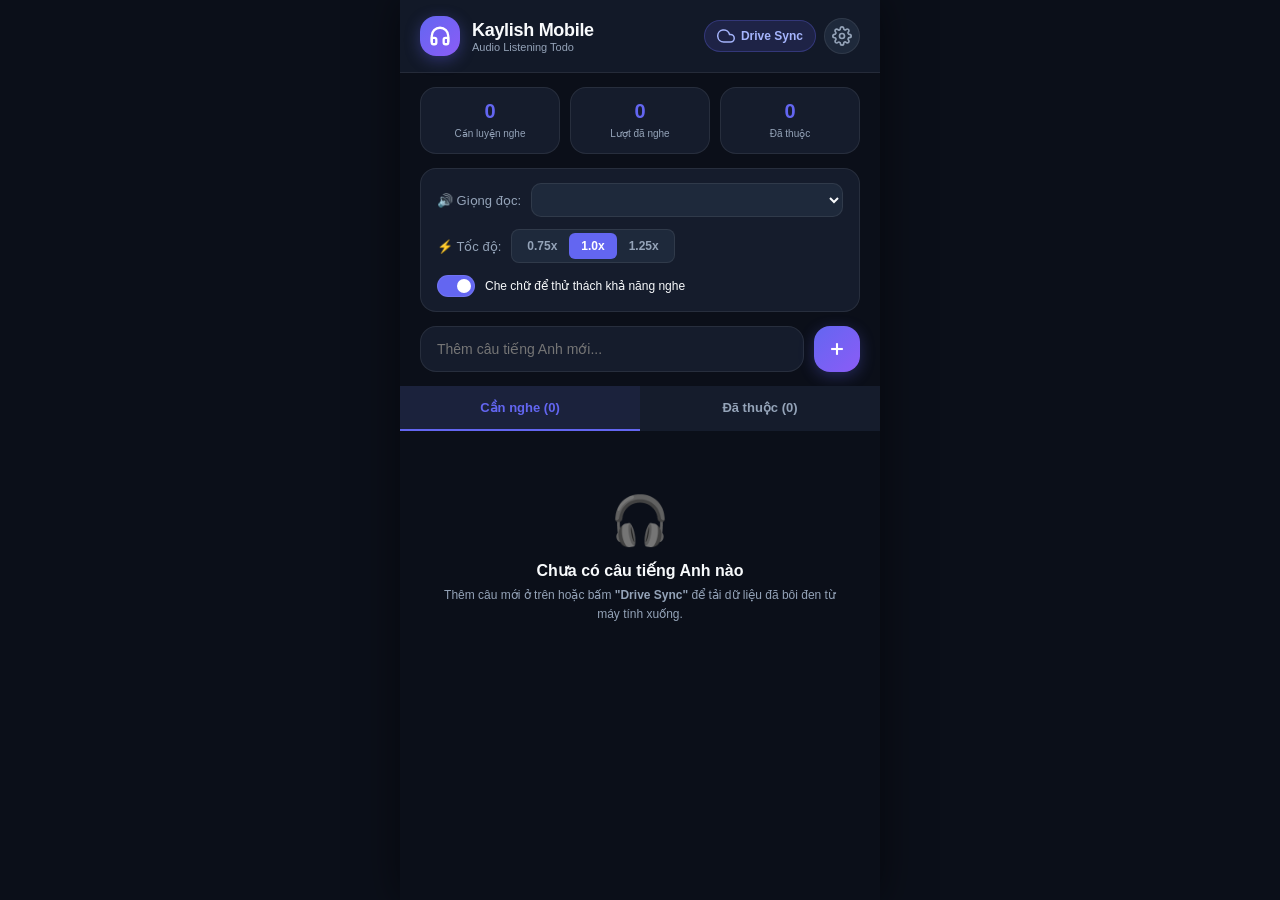
<file: index.html>
<!DOCTYPE html>
<html lang="vi">
<head>
  <meta charset="UTF-8">
  <link rel="icon" type="image/png" href="./icons/icon48.png">
  <link rel="shortcut icon" href="./icons/icon48.png">
  <meta http-equiv="refresh" content="0; url=./app/index.html">
  <title>Kaylish Mobile App</title>
</head>
<body>
  <p>Đang chuyển hướng tới Kaylish App... <a href="./app/index.html">Click vào đây nếu không tự chuyển trang</a>.</p>
</body>
</html>
</file>
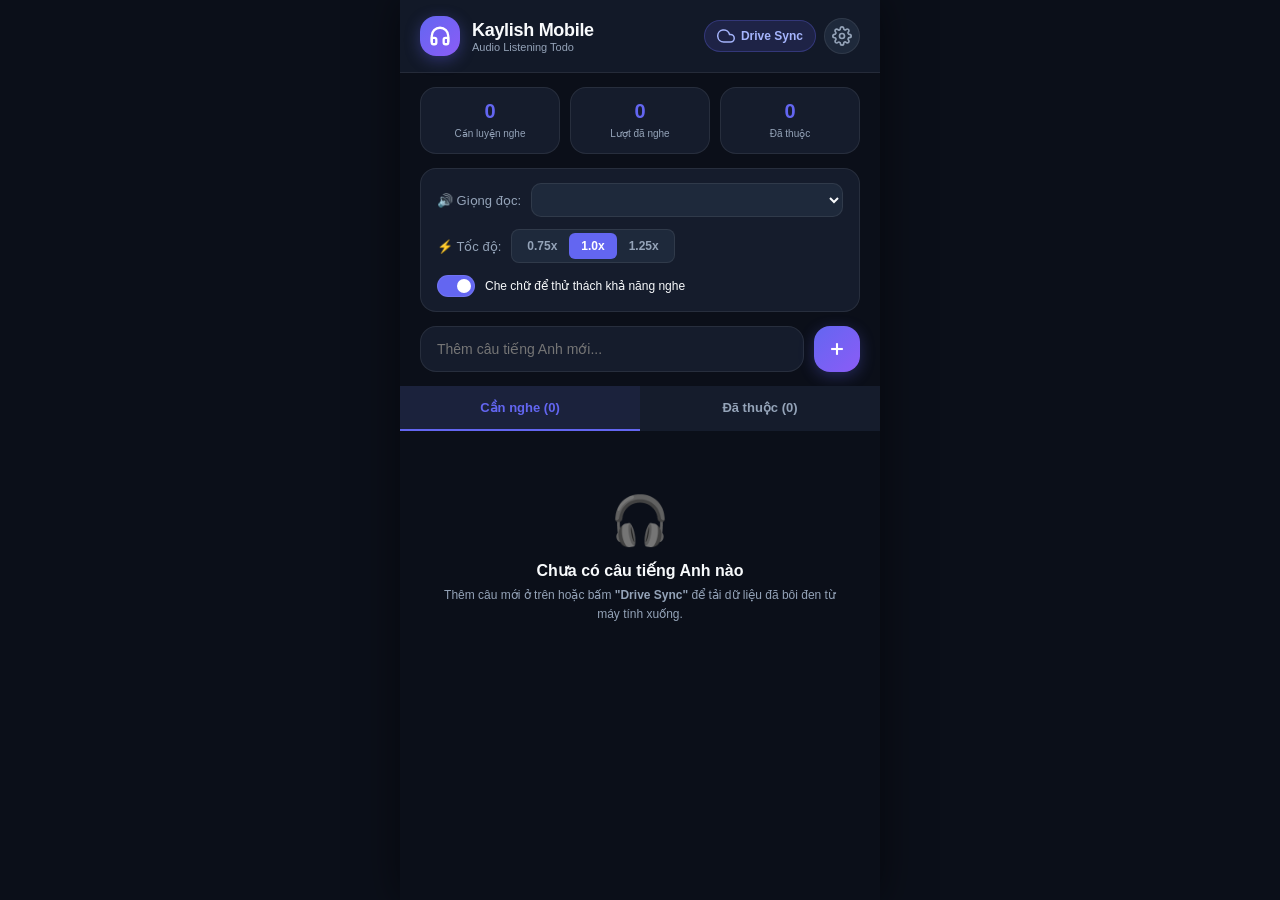
<file: app/index.html>
<!DOCTYPE html>
<html lang="vi">
<head>
  <meta charset="UTF-8">
  <meta name="viewport" content="width=device-width, initial-scale=1.0, maximum-scale=1.0, user-scalable=no, viewport-fit=cover">
  <title>Kaylish - Mobile Listening Todo</title>
  <meta name="theme-color" content="#0B0F19">
  <meta name="apple-mobile-web-app-capable" content="yes">
  <meta name="apple-mobile-web-app-status-bar-style" content="black-translucent">
  <link rel="manifest" href="manifest.json">
  <link rel="icon" type="image/png" sizes="48x48" href="../icons/icon48.png">
  <link rel="icon" type="image/png" sizes="128x128" href="../icons/icon128.png">
  <link rel="shortcut icon" href="../icons/icon48.png">
  <link rel="apple-touch-icon" href="../icons/icon128.png">
  <link rel="stylesheet" href="app.css">
</head>
<body>
  <div class="mobile-app">
    <!-- Top Header -->
    <header class="app-header">
      <div class="brand">
        <div class="logo">
          <svg width="22" height="22" viewBox="0 0 24 24" fill="none" stroke="currentColor" stroke-width="2.5" stroke-linecap="round" stroke-linejoin="round">
            <path d="M3 18v-6a9 9 0 0 1 18 0v6"></path>
            <path d="M21 19a2 2 0 0 1-2 2h-1a2 2 0 0 1-2-2v-3a2 2 0 0 1 2-2h3zM3 19a2 2 0 0 0 2 2h1a2 2 0 0 0 2-2v-3a2 2 0 0 0-2-2H3z"></path>
          </svg>
        </div>
        <div>
          <h1 class="app-title">Kaylish Mobile</h1>
          <p class="app-subtitle">Audio Listening Todo</p>
        </div>
      </div>

      <div class="header-actions">
        <!-- Google Drive Sync Button -->
        <button id="btn-gdrive-sync" class="sync-btn" title="Đồng bộ Google Drive">
          <svg width="18" height="18" viewBox="0 0 24 24" fill="none" stroke="currentColor" stroke-width="2">
            <path d="M18 10h-1.26A8 8 0 1 0 9 20h9a5 5 0 0 0 0-10z"></path>
          </svg>
          <span id="sync-status-label">Drive Sync</span>
        </button>

        <button id="btn-settings" class="icon-btn" title="Cài đặt">
          <svg width="20" height="20" viewBox="0 0 24 24" fill="none" stroke="currentColor" stroke-width="2">
            <circle cx="12" cy="12" r="3"></circle>
            <path d="M19.4 15a1.65 1.65 0 0 0 .33 1.82l.06.06a2 2 0 0 1 0 2.83 2 2 0 0 1-2.83 0l-.06-.06a1.65 1.65 0 0 0-1.82-.33 1.65 1.65 0 0 0-1 1.51V21a2 2 0 0 1-2 2 2 2 0 0 1-2-2v-.09A1.65 1.65 0 0 0 9 19.4a1.65 1.65 0 0 0-1.82.33l-.06.06a2 2 0 0 1-2.83 0 2 2 0 0 1 0-2.83l.06-.06a1.65 1.65 0 0 0 .33-1.82 1.65 1.65 0 0 0-1.51-1H3a2 2 0 0 1-2-2 2 2 0 0 1 2-2h.09A1.65 1.65 0 0 0 4.6 9a1.65 1.65 0 0 0-.33-1.82l-.06-.06a2 2 0 0 1 0-2.83 2 2 0 0 1 2.83 0l.06.06a1.65 1.65 0 0 0 1.82.33H9a1.65 1.65 0 0 0 1-1.51V3a2 2 0 0 1 2-2 2 2 0 0 1 2 2v.09a1.65 1.65 0 0 0 1 1.51 1.65 1.65 0 0 0 1.82-.33l.06-.06a2 2 0 0 1 2.83 0 2 2 0 0 1 0 2.83l-.06.06a1.65 1.65 0 0 0-.33 1.82V9a1.65 1.65 0 0 0 1.51 1H21a2 2 0 0 1 2 2 2 2 0 0 1-2 2h-.09a1.65 1.65 0 0 0-1.51 1z"></path>
          </svg>
        </button>
      </div>
    </header>

    <!-- Sync Notice Banner -->
    <div id="sync-banner" class="sync-banner" style="display: none;">
      <span id="sync-banner-text">Đã đồng bộ với Google Drive</span>
      <button id="btn-close-banner">✕</button>
    </div>

    <!-- Quick Stats -->
    <div class="stats-bar">
      <div class="stat-card">
        <span class="stat-num" id="stat-active">0</span>
        <span class="stat-lbl">Cần luyện nghe</span>
      </div>
      <div class="stat-card">
        <span class="stat-num" id="stat-listened">0</span>
        <span class="stat-lbl">Lượt đã nghe</span>
      </div>
      <div class="stat-card">
        <span class="stat-num" id="stat-archived">0</span>
        <span class="stat-lbl">Đã thuộc</span>
      </div>
    </div>

    <!-- Controls Toolbar -->
    <div class="controls-card">
      <div class="control-row">
        <span class="control-title">🔊 Giọng đọc:</span>
        <select id="select-voice" class="custom-select">
          <option value="">Tự động chọn giọng chuẩn</option>
        </select>
      </div>

      <div class="control-row">
        <span class="control-title">⚡ Tốc độ:</span>
        <div class="speed-selector">
          <button class="speed-btn" data-speed="0.75">0.75x</button>
          <button class="speed-btn active" data-speed="1.0">1.0x</button>
          <button class="speed-btn" data-speed="1.25">1.25x</button>
        </div>
      </div>

      <div class="control-row space-between">
        <label class="toggle-blur-container">
          <input type="checkbox" id="toggle-blur" checked>
          <span class="toggle-slider"></span>
          <span class="toggle-text">Che chữ để thử thách khả năng nghe</span>
        </label>
      </div>
    </div>

    <!-- Quick Add Form -->
    <form id="form-add" class="add-form">
      <input type="text" id="input-text" placeholder="Thêm câu tiếng Anh mới..." required autocomplete="off">
      <button type="submit" class="btn-add">
        <svg width="20" height="20" viewBox="0 0 24 24" fill="none" stroke="currentColor" stroke-width="2.5">
          <line x1="12" y1="5" x2="12" y2="19"></line>
          <line x1="5" y1="12" x2="19" y2="12"></line>
        </svg>
      </button>
    </form>

    <!-- Tabs Navigation -->
    <nav class="tabs-nav">
      <button class="tab-btn active" data-tab="active">
        Cần nghe (<span id="badge-active">0</span>)
      </button>
      <button class="tab-btn" data-tab="archived">
        Đã thuộc (<span id="badge-archived">0</span>)
      </button>
    </nav>

    <!-- Main List Container -->
    <main class="items-container">
      <div id="items-list" class="items-list"></div>

      <!-- Empty State -->
      <div id="empty-state" class="empty-state" style="display: none;">
        <div class="empty-icon">🎧</div>
        <p class="empty-title">Chưa có câu tiếng Anh nào</p>
        <p class="empty-desc">Thêm câu mới ở trên hoặc bấm <strong>"Drive Sync"</strong> để tải dữ liệu đã bôi đen từ máy tính xuống.</p>
      </div>
    </main>

    <!-- Settings & Google Drive Modal -->
    <div id="modal-settings" class="modal-overlay" style="display: none;">
      <div class="modal-card">
        <div class="modal-header">
          <h2>Cài đặt & Google Drive Sync</h2>
          <button id="btn-close-modal" class="btn-icon">✕</button>
        </div>

        <div class="modal-body">
          <div class="setting-section">
            <h3>☁️ Đồng bộ Google Drive (Client ID)</h3>
            <p class="setting-desc">Nhập Google Client ID của bạn (chỉ nhập 1 lần duy nhất) để hiện cửa sổ đăng nhập 1-Click của Google.</p>
            
            <div class="form-group">
              <label>Google OAuth Client ID:</label>
              <input type="text" id="input-gdrive-clientid" placeholder="xxxxxxxx.apps.googleusercontent.com">
              <button id="btn-save-gdrive-clientid" class="btn-primary-sm">Đăng nhập với Google</button>
            </div>

            <div class="divider">HOẶC DÁN TOKEN THỦ CÔNG</div>

            <div class="form-group">
              <label>Google OAuth Access Token:</label>
              <input type="text" id="input-gdrive-token" placeholder="Dán Bearer Token (Nếu dùng Playground)...">
              <button id="btn-save-gdrive-token" class="btn-primary-sm">Lưu Token</button>
            </div>

            <div class="divider">HOẶC NHẬP / XUẤT FILE FILE TỰ TAY</div>

            <div class="action-buttons">
              <button id="btn-export-json" class="btn-secondary">
                📥 Xuất File Backup JSON
              </button>
              <button id="btn-import-json" class="btn-secondary">
                📤 Nhập File JSON từ PC
              </button>
              <input type="file" id="file-import" accept=".json" style="display: none;">
            </div>
          </div>
        </div>
      </div>
    </div>

  </div>

  <script src="https://accounts.google.com/gsi/client" async defer></script>
  <script src="../gdrive.js?v=3"></script>
  <script src="../phonetics.js?v=3"></script>
  <script src="app.js?v=3"></script>
</body>
</html>
</file>
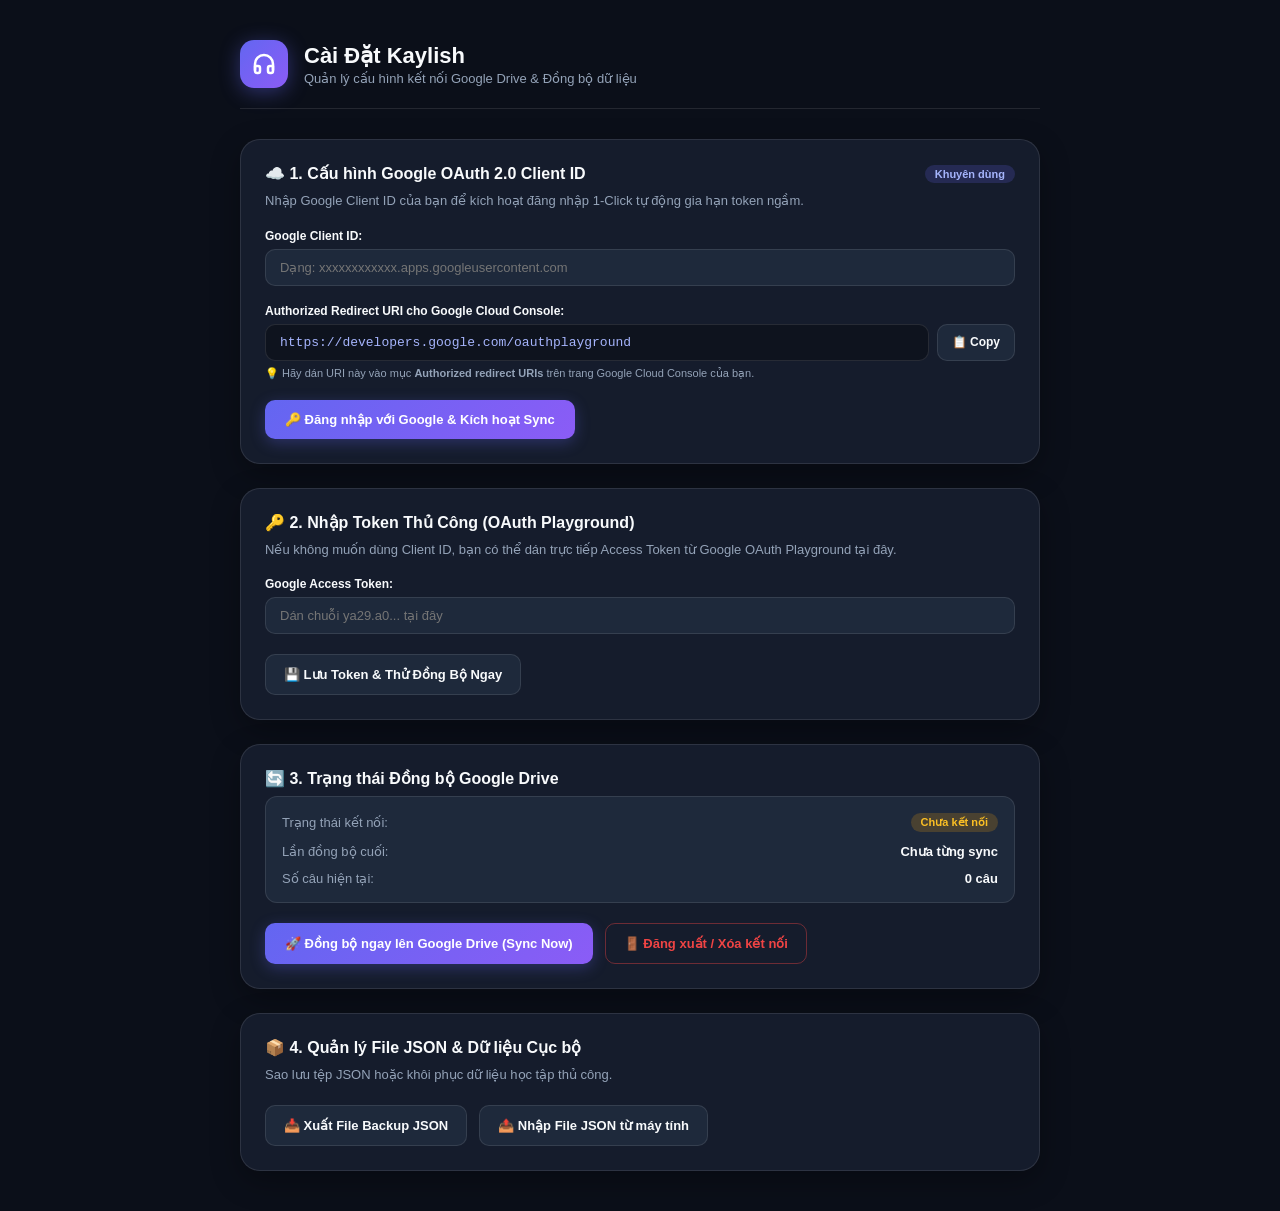
<file: options/options.html>
<!DOCTYPE html>
<html lang="vi">
<head>
  <meta charset="UTF-8">
  <meta name="viewport" content="width=device-width, initial-scale=1.0">
  <title>Cài đặt Kaylish & Google Drive Sync</title>
  <link rel="stylesheet" href="options.css">
</head>
<body>
  <div class="settings-container">
    <!-- Header -->
    <header class="settings-header">
      <div class="brand">
        <div class="logo">
          <svg width="24" height="24" viewBox="0 0 24 24" fill="none" stroke="currentColor" stroke-width="2.5" stroke-linecap="round" stroke-linejoin="round">
            <path d="M3 18v-6a9 9 0 0 1 18 0v6"></path>
            <path d="M21 19a2 2 0 0 1-2 2h-1a2 2 0 0 1-2-2v-3a2 2 0 0 1 2-2h3zM3 19a2 2 0 0 0 2 2h1a2 2 0 0 0 2-2v-3a2 2 0 0 0-2-2H3z"></path>
          </svg>
        </div>
        <div>
          <h1>Cài Đặt Kaylish</h1>
          <p>Quản lý cấu hình kết nối Google Drive & Đồng bộ dữ liệu</p>
        </div>
      </div>
    </header>

    <!-- Main Grid -->
    <main class="settings-grid">
      
      <!-- Card 1: Google OAuth 2.0 Credentials -->
      <section class="card">
        <div class="card-header">
          <h2>☁️ 1. Cấu hình Google OAuth 2.0 Client ID</h2>
          <span class="badge badge-info">Khuyên dùng</span>
        </div>
        <p class="card-desc">Nhập Google Client ID của bạn để kích hoạt đăng nhập 1-Click tự động gia hạn token ngầm.</p>

        <div class="form-group">
          <label for="input-client-id">Google Client ID:</label>
          <input type="text" id="input-client-id" placeholder="Dạng: xxxxxxxxxxxx.apps.googleusercontent.com" autocomplete="off">
        </div>

        <div class="form-group">
          <label>Authorized Redirect URI cho Google Cloud Console:</label>
          <div class="copy-box">
            <input type="text" id="input-redirect-uri" readonly>
            <button id="btn-copy-uri" class="btn-copy" title="Copy Redirect URI">📋 Copy</button>
          </div>
          <p class="field-hint">💡 Hãy dán URI này vào mục <strong>Authorized redirect URIs</strong> trên trang Google Cloud Console của bạn.</p>
        </div>

        <div class="card-actions">
          <button id="btn-google-login" class="btn-primary">
            🔑 Đăng nhập với Google & Kích hoạt Sync
          </button>
        </div>
      </section>

      <!-- Card 2: Manual Access Token -->
      <section class="card">
        <div class="card-header">
          <h2>🔑 2. Nhập Token Thủ Công (OAuth Playground)</h2>
        </div>
        <p class="card-desc">Nếu không muốn dùng Client ID, bạn có thể dán trực tiếp Access Token từ Google OAuth Playground tại đây.</p>

        <div class="form-group">
          <label for="input-access-token">Google Access Token:</label>
          <input type="text" id="input-access-token" placeholder="Dán chuỗi ya29.a0... tại đây">
        </div>

        <div class="card-actions">
          <button id="btn-save-token" class="btn-secondary">
            💾 Lưu Token & Thử Đồng Bộ Ngay
          </button>
        </div>
      </section>

      <!-- Card 3: Sync Status & Trigger -->
      <section class="card">
        <div class="card-header">
          <h2>🔄 3. Trạng thái Đồng bộ Google Drive</h2>
        </div>

        <div class="status-box">
          <div class="status-row">
            <span class="status-label">Trạng thái kết nối:</span>
            <span id="status-badge" class="badge badge-warning">Chưa kết nối</span>
          </div>
          <div class="status-row">
            <span class="status-label">Lần đồng bộ cuối:</span>
            <span id="status-last-sync" class="status-value">Chưa từng sync</span>
          </div>
          <div class="status-row">
            <span class="status-label">Số câu hiện tại:</span>
            <span id="status-item-count" class="status-value">0 câu</span>
          </div>
        </div>

        <div class="card-actions">
          <button id="btn-sync-now" class="btn-primary">
            🚀 Đồng bộ ngay lên Google Drive (Sync Now)
          </button>
          <button id="btn-disconnect" class="btn-danger-outline">
            🚪 Đăng xuất / Xóa kết nối
          </button>
        </div>
      </section>

      <!-- Card 4: Backup & Data Tools -->
      <section class="card">
        <div class="card-header">
          <h2>📦 4. Quản lý File JSON & Dữ liệu Cục bộ</h2>
        </div>
        <p class="card-desc">Sao lưu tệp JSON hoặc khôi phục dữ liệu học tập thủ công.</p>

        <div class="card-actions space-around">
          <button id="btn-export-json" class="btn-secondary">
            📥 Xuất File Backup JSON
          </button>
          <button id="btn-import-json" class="btn-secondary">
            📤 Nhập File JSON từ máy tính
          </button>
          <input type="file" id="file-import" accept=".json" style="display: none;">
        </div>
      </section>

    </main>
  </div>

  <script src="../gdrive.js"></script>
  <script src="options.js"></script>
</body>
</html>
</file>
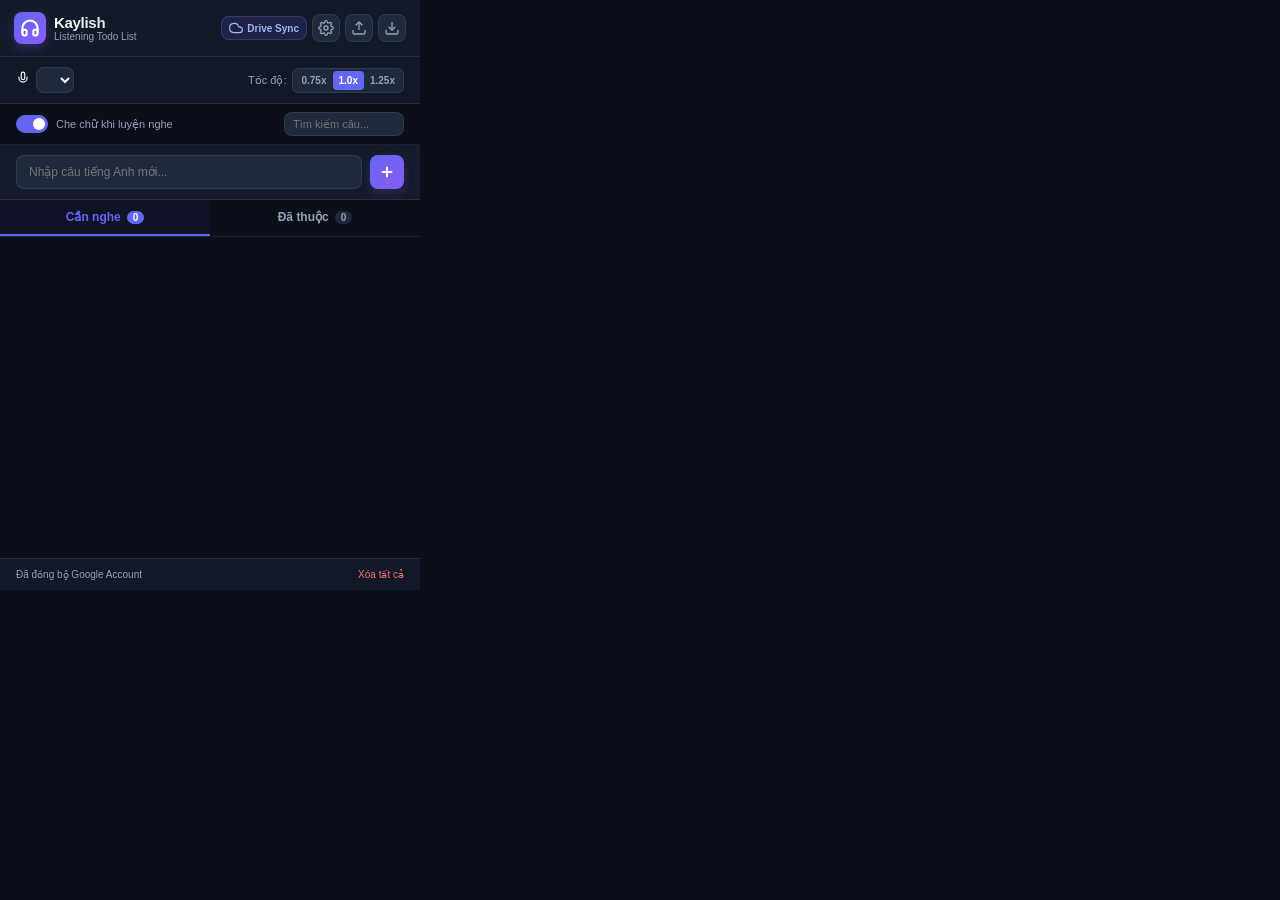
<file: popup/popup.html>
<!DOCTYPE html>
<html lang="vi">
<head>
  <meta charset="UTF-8">
  <meta name="viewport" content="width=device-width, initial-scale=1.0">
  <title>Kaylish - English Listening Todo</title>
  <link rel="stylesheet" href="popup.css">
</head>
<body>
  <div class="app-container">
    <!-- Header -->
    <header class="app-header">
      <div class="brand">
        <div class="logo">
          <svg width="20" height="20" viewBox="0 0 24 24" fill="none" stroke="currentColor" stroke-width="2.5" stroke-linecap="round" stroke-linejoin="round">
            <path d="M3 18v-6a9 9 0 0 1 18 0v6"></path>
            <path d="M21 19a2 2 0 0 1-2 2h-1a2 2 0 0 1-2-2v-3a2 2 0 0 1 2-2h3zM3 19a2 2 0 0 0 2 2h1a2 2 0 0 0 2-2v-3a2 2 0 0 0-2-2H3z"></path>
          </svg>
        </div>
        <div>
          <h1 class="app-title">Kaylish</h1>
          <p class="app-subtitle">Listening Todo List</p>
        </div>
      </div>
      <div class="header-actions">
        <button id="btn-gdrive-sync" class="sync-btn" title="Đồng bộ Google Drive">
          <svg width="14" height="14" viewBox="0 0 24 24" fill="none" stroke="currentColor" stroke-width="2">
            <path d="M18 10h-1.26A8 8 0 1 0 9 20h9a5 5 0 0 0 0-10z"></path>
          </svg>
          <span id="sync-status-label">Drive Sync</span>
        </button>
        <button id="btn-settings" class="icon-btn" title="Cài đặt Google Client ID">
          <svg width="16" height="16" viewBox="0 0 24 24" fill="none" stroke="currentColor" stroke-width="2">
            <circle cx="12" cy="12" r="3"></circle>
            <path d="M19.4 15a1.65 1.65 0 0 0 .33 1.82l.06.06a2 2 0 0 1 0 2.83 2 2 0 0 1-2.83 0l-.06-.06a1.65 1.65 0 0 0-1.82-.33 1.65 1.65 0 0 0-1 1.51V21a2 2 0 0 1-2 2 2 2 0 0 1-2-2v-.09A1.65 1.65 0 0 0 9 19.4a1.65 1.65 0 0 0-1.82.33l-.06.06a2 2 0 0 1-2.83 0 2 2 0 0 1 0-2.83l.06-.06a1.65 1.65 0 0 0 .33-1.82 1.65 1.65 0 0 0-1.51-1H3a2 2 0 0 1-2-2 2 2 0 0 1 2-2h.09A1.65 1.65 0 0 0 4.6 9a1.65 1.65 0 0 0-.33-1.82l-.06-.06a2 2 0 0 1 0-2.83 2 2 0 0 1 2.83 0l.06.06a1.65 1.65 0 0 0 1.82.33H9a1.65 1.65 0 0 0 1-1.51V3a2 2 0 0 1 2-2 2 2 0 0 1 2 2v.09a1.65 1.65 0 0 0 1 1.51 1.65 1.65 0 0 0 1.82-.33l.06-.06a2 2 0 0 1 2.83 0 2 2 0 0 1 0 2.83l-.06.06a1.65 1.65 0 0 0-.33 1.82V9a1.65 1.65 0 0 0 1.51 1H21a2 2 0 0 1 2 2 2 2 0 0 1-2 2h-.09a1.65 1.65 0 0 0-1.51 1z"></path>
          </svg>
        </button>
        <button id="btn-export" class="icon-btn" title="Xuất dữ liệu JSON">
          <svg width="16" height="16" viewBox="0 0 24 24" fill="none" stroke="currentColor" stroke-width="2">
            <path d="M21 15v4a2 2 0 0 1-2 2H5a2 2 0 0 1-2-2v-4"></path>
            <polyline points="17 8 12 3 7 8"></polyline>
            <line x1="12" y1="3" x2="12" y2="15"></line>
          </svg>
        </button>
        <button id="btn-import" class="icon-btn" title="Nhập dữ liệu JSON">
          <svg width="16" height="16" viewBox="0 0 24 24" fill="none" stroke="currentColor" stroke-width="2">
            <path d="M21 15v4a2 2 0 0 1-2 2H5a2 2 0 0 1-2-2v-4"></path>
            <polyline points="7 10 12 15 17 10"></polyline>
            <line x1="12" y1="15" x2="12" y2="3"></line>
          </svg>
        </button>
        <input type="file" id="file-import" accept=".json" style="display: none;">
      </div>
    </header>

    <!-- Controls Toolbar -->
    <div class="controls-bar">
      <!-- Voice Selector -->
      <div class="control-group">
        <label for="select-voice">
          <svg width="14" height="14" viewBox="0 0 24 24" fill="none" stroke="currentColor" stroke-width="2">
            <path d="M12 2a3 3 0 0 0-3 3v7a3 3 0 0 0 6 0V5a3 3 0 0 0-3-3z"></path>
            <path d="M19 10v2a7 7 0 0 1-14 0v-2"></path>
          </svg>
        </label>
        <select id="select-voice" class="custom-select">
          <option value="">Đang tải giọng đọc...</option>
        </select>
      </div>

      <!-- Playback Speed -->
      <div class="control-group">
        <span class="control-label">Tốc độ:</span>
        <div class="speed-selector">
          <button class="speed-btn" data-speed="0.75">0.75x</button>
          <button class="speed-btn active" data-speed="1.0">1.0x</button>
          <button class="speed-btn" data-speed="1.25">1.25x</button>
        </div>
      </div>
    </div>

    <!-- Mode Options -->
    <div class="options-bar">
      <label class="toggle-blur-container" title="Ẩn chữ để thử thách khả năng nghe">
        <input type="checkbox" id="toggle-blur" checked>
        <span class="toggle-slider"></span>
        <span class="toggle-text">Che chữ khi luyện nghe</span>
      </label>
      <div class="search-box">
        <input type="text" id="input-search" placeholder="Tìm kiếm câu...">
      </div>
    </div>

    <!-- Quick Add Form -->
    <form id="form-add" class="add-form">
      <input type="text" id="input-text" placeholder="Nhập câu tiếng Anh mới..." required autocomplete="off">
      <button type="submit" class="btn-add" title="Thêm câu">
        <svg width="18" height="18" viewBox="0 0 24 24" fill="none" stroke="currentColor" stroke-width="2.5">
          <line x1="12" y1="5" x2="12" y2="19"></line>
          <line x1="5" y1="12" x2="19" y2="12"></line>
        </svg>
      </button>
    </form>

    <!-- Tabs Header -->
    <nav class="tabs-nav">
      <button class="tab-btn active" data-tab="active">
        Cần nghe <span id="badge-active" class="tab-badge">0</span>
      </button>
      <button class="tab-btn" data-tab="archived">
        Đã thuộc <span id="badge-archived" class="tab-badge secondary">0</span>
      </button>
    </nav>

    <!-- Items List Container -->
    <main class="items-container">
      <div id="items-list" class="items-list">
        <!-- Rendered items will appear here -->
      </div>
      
      <!-- Empty State -->
      <div id="empty-state" class="empty-state" style="display: none;">
        <div class="empty-icon">
          <svg width="48" height="48" viewBox="0 0 24 24" fill="none" stroke="currentColor" stroke-width="1.5">
            <circle cx="12" cy="12" r="10"></circle>
            <path d="M8 15h8"></path>
            <line x1="9" y1="9" x2="9.01" y2="9"></line>
            <line x1="15" y1="9" x2="15.01" y2="9"></line>
          </svg>
        </div>
        <p class="empty-title">Chưa có câu nào trong danh sách</p>
        <p class="empty-desc">Bôi đen văn bản trên trang web bất kỳ -> Click chuột phải chọn "Thêm vào Kaylish" hoặc nhập ở trên.</p>
      </div>
    </main>

    <!-- Footer Status -->
    <footer class="app-footer">
      <span id="status-text">Đã đồng bộ Google Account</span>
      <button id="btn-clear-all" class="btn-text-danger">Xóa tất cả</button>
    </footer>
  </div>

  <script src="https://accounts.google.com/gsi/client" async defer></script>
  <script src="../gdrive.js"></script>
  <script src="../phonetics.js"></script>
  <script src="popup.js"></script>
</body>
</html>
</file>
<file: app/app.css>
/* Mobile Touch Optimized Design System for Kaylish PWA */

:root {
  --bg-main: #0B0F19;
  --bg-card: #151C2C;
  --bg-card-active: #1E293B;
  --bg-input: #1E293B;
  --primary: #6366F1;
  --primary-hover: #4F46E5;
  --accent: #8B5CF6;
  --success: #10B981;
  --danger: #EF4444;
  --text-main: #F8FAFC;
  --text-muted: #94A3B8;
  --border: rgba(255, 255, 255, 0.08);
  --radius-sm: 10px;
  --radius-md: 16px;
  --radius-lg: 24px;
}

* {
  box-sizing: border-box;
  margin: 0;
  padding: 0;
  font-family: -apple-system, BlinkMacSystemFont, "Segoe UI", Roboto, sans-serif;
  -webkit-tap-highlight-color: transparent;
}

body {
  background-color: var(--bg-main);
  color: var(--text-main);
  min-height: 100vh;
  display: flex;
  justify-content: center;
}

.mobile-app {
  width: 100%;
  max-width: 480px;
  min-height: 100vh;
  display: flex;
  flex-direction: column;
  background: var(--bg-main);
  box-shadow: 0 0 40px rgba(0, 0, 0, 0.5);
  position: relative;
}

/* Header */
.app-header {
  display: flex;
  align-items: center;
  justify-content: space-between;
  padding: 16px 20px;
  background: rgba(21, 28, 44, 0.85);
  backdrop-filter: blur(12px);
  -webkit-backdrop-filter: blur(12px);
  border-bottom: 1px solid var(--border);
  position: sticky;
  top: 0;
  z-index: 100;
}

.brand {
  display: flex;
  align-items: center;
  gap: 12px;
}

.logo {
  width: 40px;
  height: 40px;
  border-radius: var(--radius-md);
  background: linear-gradient(135deg, var(--primary), var(--accent));
  display: flex;
  align-items: center;
  justify-content: center;
  color: #FFF;
  box-shadow: 0 4px 15px rgba(99, 102, 241, 0.35);
}

.app-title {
  font-size: 18px;
  font-weight: 700;
  letter-spacing: -0.3px;
}

.app-subtitle {
  font-size: 11px;
  color: var(--text-muted);
}

.header-actions {
  display: flex;
  align-items: center;
  gap: 8px;
}

.sync-btn {
  background: rgba(99, 102, 241, 0.15);
  border: 1px solid rgba(99, 102, 241, 0.3);
  color: #A5B4FC;
  padding: 6px 12px;
  border-radius: 20px;
  font-size: 12px;
  font-weight: 600;
  display: flex;
  align-items: center;
  gap: 6px;
  cursor: pointer;
  transition: all 0.2s ease;
}

.sync-btn:active {
  transform: scale(0.95);
  background: var(--primary);
  color: #FFF;
}

.icon-btn {
  background: var(--bg-input);
  border: 1px solid var(--border);
  color: var(--text-muted);
  width: 36px;
  height: 36px;
  border-radius: 50%;
  display: flex;
  align-items: center;
  justify-content: center;
  cursor: pointer;
}

/* Banner */
.sync-banner {
  background: linear-gradient(90deg, #4F46E5, #7C3AED);
  color: #FFF;
  padding: 10px 16px;
  font-size: 12px;
  font-weight: 500;
  display: flex;
  align-items: center;
  justify-content: space-between;
}

.sync-banner button {
  background: transparent;
  border: none;
  color: #FFF;
  font-size: 14px;
  cursor: pointer;
}

/* Quick Stats Bar */
.stats-bar {
  display: grid;
  grid-template-columns: repeat(3, 1fr);
  gap: 10px;
  padding: 14px 20px;
}

.stat-card {
  background: var(--bg-card);
  border: 1px solid var(--border);
  border-radius: var(--radius-md);
  padding: 12px 8px;
  text-align: center;
}

.stat-num {
  display: block;
  font-size: 20px;
  font-weight: 800;
  color: var(--primary);
}

.stat-lbl {
  font-size: 10px;
  color: var(--text-muted);
}

/* Controls Card */
.controls-card {
  background: var(--bg-card);
  border: 1px solid var(--border);
  border-radius: var(--radius-md);
  margin: 0 20px 14px 20px;
  padding: 14px 16px;
  display: flex;
  flex-direction: column;
  gap: 12px;
}

.control-row {
  display: flex;
  align-items: center;
  gap: 10px;
  font-size: 13px;
}

.control-row.space-between {
  justify-content: space-between;
}

.control-title {
  color: var(--text-muted);
  font-weight: 500;
}

.custom-select {
  flex: 1;
  background: var(--bg-input);
  color: var(--text-main);
  border: 1px solid var(--border);
  border-radius: var(--radius-sm);
  padding: 8px 12px;
  font-size: 12px;
  outline: none;
}

.speed-selector {
  display: flex;
  background: var(--bg-input);
  padding: 3px;
  border-radius: 8px;
  border: 1px solid var(--border);
}

.speed-btn {
  background: transparent;
  border: none;
  color: var(--text-muted);
  font-size: 12px;
  font-weight: 600;
  padding: 6px 12px;
  border-radius: 6px;
  cursor: pointer;
}

.speed-btn.active {
  background: var(--primary);
  color: #FFF;
}

/* Blur Toggle */
.toggle-blur-container {
  display: flex;
  align-items: center;
  gap: 10px;
  cursor: pointer;
}

.toggle-blur-container input {
  display: none;
}

.toggle-slider {
  width: 38px;
  height: 22px;
  background: var(--bg-input);
  border-radius: 20px;
  position: relative;
  transition: all 0.2s ease;
  border: 1px solid var(--border);
}

.toggle-slider::before {
  content: "";
  position: absolute;
  top: 3px;
  left: 3px;
  width: 14px;
  height: 14px;
  background: var(--text-muted);
  border-radius: 50%;
  transition: all 0.2s ease;
}

.toggle-blur-container input:checked + .toggle-slider {
  background: var(--primary);
}

.toggle-blur-container input:checked + .toggle-slider::before {
  transform: translateX(16px);
  background: #FFF;
}

.toggle-text {
  font-size: 12px;
  color: var(--text-main);
}

/* Quick Add Form */
.add-form {
  display: flex;
  gap: 10px;
  padding: 0 20px 14px 20px;
}

.add-form input {
  flex: 1;
  background: var(--bg-card);
  border: 1px solid var(--border);
  border-radius: var(--radius-md);
  padding: 12px 16px;
  font-size: 14px;
  color: var(--text-main);
  outline: none;
}

.add-form input:focus {
  border-color: var(--primary);
}

.btn-add {
  background: linear-gradient(135deg, var(--primary), var(--accent));
  border: none;
  color: #FFF;
  width: 46px;
  height: 46px;
  border-radius: var(--radius-md);
  display: flex;
  align-items: center;
  justify-content: center;
  cursor: pointer;
  box-shadow: 0 4px 15px rgba(99, 102, 241, 0.3);
}

/* Tabs Navigation */
.tabs-nav {
  display: flex;
  background: var(--bg-card);
  border-y: 1px solid var(--border);
  margin-bottom: 12px;
}

.tab-btn {
  flex: 1;
  background: transparent;
  border: none;
  color: var(--text-muted);
  font-size: 13px;
  font-weight: 600;
  padding: 14px;
  cursor: pointer;
  border-bottom: 2px solid transparent;
}

.tab-btn.active {
  color: var(--primary);
  border-bottom-color: var(--primary);
  background: rgba(99, 102, 241, 0.08);
}

/* Items List */
.items-container {
  flex: 1;
  padding: 0 20px 30px 20px;
}

.items-list {
  display: flex;
  flex-direction: column;
  gap: 14px;
}

.item-card {
  background: var(--bg-card);
  border: 1px solid var(--border);
  border-radius: var(--radius-md);
  padding: 16px;
  transition: all 0.2s ease;
}

.item-card.is-playing {
  border-color: var(--primary);
  box-shadow: 0 0 20px rgba(99, 102, 241, 0.25);
}

.item-text-container {
  margin-bottom: 12px;
  cursor: pointer;
}

.item-text {
  font-size: 15px;
  font-weight: 600;
  line-height: 1.4;
  color: var(--text-main);
  transition: filter 0.2s ease;
}

.item-text.blurred {
  filter: blur(6px);
  user-select: none;
}

.item-translation {
  font-size: 13px;
  color: #34D399;
  margin-top: 6px;
  font-style: italic;
}

.item-phonetics {
  font-size: 13px;
  color: #A5B4FC;
  margin-top: 4px;
  font-family: "Segoe UI", "Arial Unicode MS", sans-serif;
  letter-spacing: 0.3px;
  transition: filter 0.2s ease;
}

.item-phonetics.blurred {
  filter: blur(6px);
  user-select: none;
}

.item-actions {
  display: flex;
  align-items: center;
  justify-content: space-between;
  border-top: 1px solid rgba(255, 255, 255, 0.05);
  padding-top: 12px;
  margin-top: 8px;
}

.action-group {
  display: flex;
  align-items: center;
  gap: 8px;
}

.btn-action {
  background: var(--bg-input);
  border: 1px solid var(--border);
  color: var(--text-main);
  border-radius: 10px;
  padding: 8px 14px;
  font-size: 13px;
  font-weight: 600;
  display: flex;
  align-items: center;
  gap: 6px;
  cursor: pointer;
}

.btn-action.btn-play {
  background: var(--primary);
  color: #FFF;
  border-color: var(--primary);
}

.btn-action.btn-play.playing {
  background: var(--danger);
  border-color: var(--danger);
}

.btn-action.btn-loop.active {
  background: var(--accent);
  color: #FFF;
}

/* Empty state */
.empty-state {
  display: flex;
  flex-direction: column;
  align-items: center;
  justify-content: center;
  text-align: center;
  padding: 50px 20px;
  color: var(--text-muted);
}

.empty-icon {
  font-size: 48px;
  margin-bottom: 12px;
}

.empty-title {
  font-size: 16px;
  font-weight: 700;
  color: var(--text-main);
  margin-bottom: 6px;
}

.empty-desc {
  font-size: 12px;
  line-height: 1.6;
}

/* Modal */
.modal-overlay {
  position: fixed;
  top: 0;
  left: 0;
  width: 100vw;
  height: 100vh;
  background: rgba(0, 0, 0, 0.7);
  backdrop-filter: blur(8px);
  z-index: 200;
  display: flex;
  align-items: center;
  justify-content: center;
  padding: 20px;
}

.modal-card {
  background: var(--bg-card);
  border: 1px solid var(--border);
  border-radius: var(--radius-lg);
  width: 100%;
  max-width: 420px;
  padding: 20px;
}

.modal-header {
  display: flex;
  align-items: center;
  justify-content: space-between;
  margin-bottom: 16px;
}

.modal-header h2 {
  font-size: 16px;
  font-weight: 700;
}

.btn-icon {
  background: transparent;
  border: none;
  color: var(--text-muted);
  font-size: 18px;
  cursor: pointer;
}

.setting-desc {
  font-size: 12px;
  color: var(--text-muted);
  margin-bottom: 14px;
}

.form-group {
  display: flex;
  flex-direction: column;
  gap: 8px;
  margin-bottom: 16px;
}

.form-group label {
  font-size: 12px;
  color: var(--text-main);
  font-weight: 600;
}

.form-group input {
  background: var(--bg-input);
  border: 1px solid var(--border);
  border-radius: var(--radius-sm);
  padding: 10px;
  color: var(--text-main);
  font-size: 13px;
}

.btn-primary-sm {
  background: var(--primary);
  color: #FFF;
  border: none;
  padding: 8px 14px;
  border-radius: var(--radius-sm);
  font-weight: 600;
  cursor: pointer;
}

.divider {
  text-align: center;
  font-size: 11px;
  color: var(--text-muted);
  margin: 16px 0;
  position: relative;
}

.action-buttons {
  display: flex;
  flex-direction: column;
  gap: 10px;
}

.btn-secondary {
  background: var(--bg-input);
  border: 1px solid var(--border);
  color: var(--text-main);
  padding: 12px;
  border-radius: var(--radius-sm);
  font-weight: 600;
  font-size: 13px;
  cursor: pointer;
}
</file>
<file: options/options.css>
/* Kaylish Settings Page Design System */

:root {
  --bg-main: #0B0F19;
  --bg-card: #151C2C;
  --bg-input: #1E293B;
  --primary: #6366F1;
  --primary-hover: #4F46E5;
  --accent: #8B5CF6;
  --success: #10B981;
  --danger: #EF4444;
  --warning: #F59E0B;
  --text-main: #F8FAFC;
  --text-muted: #94A3B8;
  --border: rgba(255, 255, 255, 0.1);
  --radius-md: 14px;
  --radius-lg: 20px;
}

* {
  box-sizing: border-box;
  margin: 0;
  padding: 0;
  font-family: -apple-system, BlinkMacSystemFont, "Segoe UI", Roboto, sans-serif;
}

body {
  background-color: var(--bg-main);
  color: var(--text-main);
  min-height: 100vh;
  padding: 40px 20px;
  display: flex;
  justify-content: center;
}

.settings-container {
  width: 100%;
  max-width: 800px;
}

/* Header */
.settings-header {
  margin-bottom: 30px;
  border-bottom: 1px solid var(--border);
  padding-bottom: 20px;
}

.brand {
  display: flex;
  align-items: center;
  gap: 16px;
}

.logo {
  width: 48px;
  height: 48px;
  border-radius: var(--radius-md);
  background: linear-gradient(135deg, var(--primary), var(--accent));
  display: flex;
  align-items: center;
  justify-content: center;
  color: #FFF;
  box-shadow: 0 4px 20px rgba(99, 102, 241, 0.4);
}

.brand h1 {
  font-size: 22px;
  font-weight: 700;
}

.brand p {
  font-size: 13px;
  color: var(--text-muted);
  margin-top: 2px;
}

/* Grid Layout */
.settings-grid {
  display: flex;
  flex-direction: column;
  gap: 24px;
}

/* Card */
.card {
  background: var(--bg-card);
  border: 1px solid var(--border);
  border-radius: var(--radius-lg);
  padding: 24px;
  box-shadow: 0 10px 30px rgba(0, 0, 0, 0.3);
}

.card-header {
  display: flex;
  align-items: center;
  justify-content: space-between;
  margin-bottom: 8px;
}

.card-header h2 {
  font-size: 16px;
  font-weight: 700;
}

.card-desc {
  font-size: 13px;
  color: var(--text-muted);
  margin-bottom: 18px;
  line-height: 1.5;
}

/* Form controls */
.form-group {
  margin-bottom: 18px;
}

.form-group label {
  display: block;
  font-size: 12px;
  font-weight: 600;
  color: var(--text-main);
  margin-bottom: 6px;
}

.form-group input[type="text"] {
  width: 100%;
  background: var(--bg-input);
  border: 1px solid var(--border);
  border-radius: 10px;
  padding: 10px 14px;
  font-size: 13px;
  color: var(--text-main);
  outline: none;
  transition: all 0.2s ease;
}

.form-group input[type="text"]:focus {
  border-color: var(--primary);
  box-shadow: 0 0 0 2px rgba(99, 102, 241, 0.2);
}

.copy-box {
  display: flex;
  gap: 8px;
}

.copy-box input {
  flex: 1;
  background: rgba(0, 0, 0, 0.3) !important;
  color: #A5B4FC !important;
  font-family: monospace;
}

.btn-copy {
  background: var(--bg-input);
  border: 1px solid var(--border);
  color: var(--text-main);
  padding: 0 14px;
  border-radius: 10px;
  font-size: 12px;
  font-weight: 600;
  cursor: pointer;
}

.field-hint {
  font-size: 11px;
  color: var(--text-muted);
  margin-top: 6px;
}

/* Badges */
.badge {
  padding: 3px 10px;
  border-radius: 12px;
  font-size: 11px;
  font-weight: 700;
}

.badge-info {
  background: rgba(99, 102, 241, 0.2);
  color: #A5B4FC;
}

.badge-success {
  background: rgba(16, 185, 129, 0.2);
  color: #34D399;
}

.badge-warning {
  background: rgba(245, 158, 11, 0.2);
  color: #FBBF24;
}

/* Card Actions */
.card-actions {
  display: flex;
  gap: 12px;
  margin-top: 20px;
}

.card-actions.space-around {
  justify-content: flex-start;
  flex-wrap: wrap;
}

/* Buttons */
.btn-primary {
  background: linear-gradient(135deg, var(--primary), var(--accent));
  border: none;
  color: #FFF;
  padding: 12px 20px;
  border-radius: 10px;
  font-size: 13px;
  font-weight: 600;
  cursor: pointer;
  box-shadow: 0 4px 15px rgba(99, 102, 241, 0.3);
  transition: all 0.2s ease;
}

.btn-primary:hover {
  opacity: 0.9;
  transform: translateY(-1px);
}

.btn-secondary {
  background: var(--bg-input);
  border: 1px solid var(--border);
  color: var(--text-main);
  padding: 12px 18px;
  border-radius: 10px;
  font-size: 13px;
  font-weight: 600;
  cursor: pointer;
}

.btn-secondary:hover {
  border-color: rgba(255, 255, 255, 0.3);
}

.btn-danger-outline {
  background: transparent;
  border: 1px solid rgba(239, 68, 68, 0.4);
  color: var(--danger);
  padding: 12px 18px;
  border-radius: 10px;
  font-size: 13px;
  font-weight: 600;
  cursor: pointer;
}

/* Status Box */
.status-box {
  background: var(--bg-input);
  border: 1px solid var(--border);
  border-radius: 12px;
  padding: 16px;
  display: flex;
  flex-direction: column;
  gap: 12px;
}

.status-row {
  display: flex;
  align-items: center;
  justify-content: space-between;
  font-size: 13px;
}

.status-label {
  color: var(--text-muted);
}

.status-value {
  font-weight: 600;
}
</file>
<file: popup/popup.css>
/* Modern Dark Theme Design System for Kaylish Extension */

:root {
  --bg-main: #0B0F19;
  --bg-card: #151C2C;
  --bg-card-hover: #1E293B;
  --bg-input: #1E293B;
  --primary: #6366F1;
  --primary-hover: #4F46E5;
  --primary-light: rgba(99, 102, 241, 0.15);
  --accent: #8B5CF6;
  --success: #10B981;
  --danger: #EF4444;
  --text-main: #F8FAFC;
  --text-muted: #94A3B8;
  --border: rgba(255, 255, 255, 0.08);
  --radius-sm: 8px;
  --radius-md: 12px;
  --radius-lg: 16px;
  --shadow: 0 10px 30px -10px rgba(0, 0, 0, 0.5);
  --transition: all 0.2s cubic-bezier(0.16, 1, 0.3, 1);
}

* {
  box-sizing: border-box;
  margin: 0;
  padding: 0;
  font-family: -apple-system, BlinkMacSystemFont, "Segoe UI", Roboto, Oxygen, Ubuntu, Cantarell, sans-serif;
}

body {
  width: 420px;
  height: 590px;
  background-color: var(--bg-main);
  color: var(--text-main);
  overflow: hidden;
  user-select: none;
}

.app-container {
  display: flex;
  flex-direction: column;
  height: 100%;
}

/* Header */
.app-header {
  display: flex;
  align-items: center;
  justify-content: space-between;
  padding: 12px 14px;
  background: rgba(21, 28, 44, 0.85);
  backdrop-filter: blur(10px);
  border-bottom: 1px solid var(--border);
}

.brand {
  display: flex;
  align-items: center;
  gap: 8px;
  flex-shrink: 0;
}

.logo {
  width: 32px;
  height: 32px;
  border-radius: var(--radius-sm);
  background: linear-gradient(135deg, var(--primary), var(--accent));
  display: flex;
  align-items: center;
  justify-content: center;
  color: #FFF;
  box-shadow: 0 4px 12px rgba(99, 102, 241, 0.3);
}

.app-title {
  font-size: 15px;
  font-weight: 700;
  letter-spacing: -0.3px;
  background: linear-gradient(135deg, #FFF, #CBD5E1);
  -webkit-background-clip: text;
  -webkit-text-fill-color: transparent;
}

.app-subtitle {
  font-size: 10px;
  color: var(--text-muted);
}

.header-actions {
  display: flex;
  flex-direction: row;
  align-items: center;
  gap: 5px;
  flex-shrink: 0;
  flex-wrap: nowrap;
}

.sync-btn {
  background: rgba(99, 102, 241, 0.15);
  border: 1px solid rgba(99, 102, 241, 0.3);
  color: #A5B4FC;
  padding: 4px 7px;
  border-radius: 8px;
  font-size: 10px;
  font-weight: 600;
  display: flex;
  align-items: center;
  gap: 4px;
  cursor: pointer;
  white-space: nowrap;
  transition: var(--transition);
}

.sync-btn:hover {
  background: var(--primary);
  color: #FFF;
}

.icon-btn {
  background: var(--bg-input);
  border: 1px solid var(--border);
  color: var(--text-muted);
  width: 28px;
  height: 28px;
  border-radius: 8px;
  display: flex;
  align-items: center;
  justify-content: center;
  cursor: pointer;
  flex-shrink: 0;
  transition: var(--transition);
}

.icon-btn:hover {
  color: var(--text-main);
  background: var(--bg-card-hover);
  border-color: rgba(255, 255, 255, 0.2);
}

/* Controls Toolbar */
.controls-bar {
  display: flex;
  align-items: center;
  justify-content: space-between;
  padding: 10px 16px;
  background: #111827;
  border-bottom: 1px solid var(--border);
  gap: 10px;
}

.control-group {
  display: flex;
  align-items: center;
  gap: 6px;
}

.control-label {
  font-size: 11px;
  color: var(--text-muted);
}

.custom-select {
  background: var(--bg-input);
  color: var(--text-main);
  border: 1px solid var(--border);
  border-radius: var(--radius-sm);
  padding: 5px 8px;
  font-size: 11px;
  max-width: 170px;
  outline: none;
  cursor: pointer;
}

.speed-selector {
  display: flex;
  background: var(--bg-input);
  padding: 2px;
  border-radius: 6px;
  border: 1px solid var(--border);
}

.speed-btn {
  background: transparent;
  border: none;
  color: var(--text-muted);
  font-size: 10px;
  font-weight: 600;
  padding: 4px 6px;
  border-radius: 4px;
  cursor: pointer;
  transition: var(--transition);
}

.speed-btn.active {
  background: var(--primary);
  color: #FFF;
}

/* Options Bar */
.options-bar {
  display: flex;
  align-items: center;
  justify-content: space-between;
  padding: 8px 16px;
  background: var(--bg-main);
  border-bottom: 1px solid var(--border);
}

.toggle-blur-container {
  display: flex;
  align-items: center;
  gap: 8px;
  cursor: pointer;
}

.toggle-blur-container input {
  display: none;
}

.toggle-slider {
  width: 32px;
  height: 18px;
  background: var(--bg-input);
  border-radius: 20px;
  position: relative;
  transition: var(--transition);
  border: 1px solid var(--border);
}

.toggle-slider::before {
  content: "";
  position: absolute;
  top: 2px;
  left: 2px;
  width: 12px;
  height: 12px;
  background: var(--text-muted);
  border-radius: 50%;
  transition: var(--transition);
}

.toggle-blur-container input:checked + .toggle-slider {
  background: var(--primary);
  border-color: var(--primary);
}

.toggle-blur-container input:checked + .toggle-slider::before {
  transform: translateX(14px);
  background: #FFF;
}

.toggle-text {
  font-size: 11px;
  color: var(--text-muted);
  font-weight: 500;
}

.search-box input {
  background: var(--bg-input);
  border: 1px solid var(--border);
  border-radius: var(--radius-sm);
  padding: 5px 8px;
  font-size: 11px;
  color: var(--text-main);
  width: 120px;
  outline: none;
}

.search-box input:focus {
  border-color: var(--primary);
}

/* Quick Add Form */
.add-form {
  display: flex;
  gap: 8px;
  padding: 10px 16px;
  background: var(--bg-card);
  border-bottom: 1px solid var(--border);
}

.add-form input {
  flex: 1;
  background: var(--bg-input);
  border: 1px solid var(--border);
  border-radius: var(--radius-sm);
  padding: 8px 12px;
  font-size: 12px;
  color: var(--text-main);
  outline: none;
  transition: var(--transition);
}

.add-form input:focus {
  border-color: var(--primary);
  box-shadow: 0 0 0 2px var(--primary-light);
}

.btn-add {
  background: linear-gradient(135deg, var(--primary), var(--accent));
  border: none;
  color: #FFF;
  width: 34px;
  height: 34px;
  border-radius: var(--radius-sm);
  display: flex;
  align-items: center;
  justify-content: center;
  cursor: pointer;
  transition: var(--transition);
  box-shadow: 0 4px 10px rgba(99, 102, 241, 0.2);
}

.btn-add:hover {
  opacity: 0.9;
  transform: translateY(-1px);
}

/* Tabs Navigation */
.tabs-nav {
  display: flex;
  background: var(--bg-main);
  border-bottom: 1px solid var(--border);
}

.tab-btn {
  flex: 1;
  background: transparent;
  border: none;
  color: var(--text-muted);
  font-size: 12px;
  font-weight: 600;
  padding: 10px;
  cursor: pointer;
  display: flex;
  align-items: center;
  justify-content: center;
  gap: 6px;
  border-bottom: 2px solid transparent;
  transition: var(--transition);
}

.tab-btn.active {
  color: var(--primary);
  border-bottom-color: var(--primary);
  background: rgba(99, 102, 241, 0.05);
}

.tab-badge {
  background: var(--primary);
  color: #FFF;
  font-size: 10px;
  font-weight: 700;
  padding: 1px 6px;
  border-radius: 10px;
}

.tab-badge.secondary {
  background: var(--bg-input);
  color: var(--text-muted);
}

/* Main Container & Items List */
.items-container {
  flex: 1;
  overflow-y: auto;
  padding: 12px 16px;
}

.items-container::-webkit-scrollbar {
  width: 5px;
}

.items-container::-webkit-scrollbar-thumb {
  background: rgba(255, 255, 255, 0.1);
  border-radius: 10px;
}

.items-list {
  display: flex;
  flex-direction: column;
  gap: 10px;
}

/* Item Card */
.item-card {
  background: var(--bg-card);
  border: 1px solid var(--border);
  border-radius: var(--radius-md);
  padding: 12px;
  transition: var(--transition);
  position: relative;
}

.item-card:hover {
  border-color: rgba(255, 255, 255, 0.15);
  transform: translateY(-1px);
}

.item-card.is-playing {
  border-color: var(--primary);
  box-shadow: 0 0 15px rgba(99, 102, 241, 0.2);
}

.item-text-container {
  margin-bottom: 10px;
  cursor: pointer;
}

.item-text {
  font-size: 13px;
  font-weight: 600;
  line-height: 1.4;
  color: var(--text-main);
  transition: var(--transition);
}

/* Blur Mode (Spoilers effect for listening practice) */
.item-text.blurred {
  filter: blur(5px);
  user-select: none;
}

.item-text.blurred:hover {
  filter: blur(2px);
}

.item-translation {
  font-size: 11px;
  color: #34D399; /* Emerald */
  margin-top: 4px;
  font-style: italic;
}

.item-phonetics {
  font-size: 11px;
  color: #A5B4FC;
  margin-top: 3px;
  font-family: "Segoe UI", "Arial Unicode MS", sans-serif;
  letter-spacing: 0.3px;
  transition: var(--transition);
}

.item-phonetics.blurred {
  filter: blur(5px);
  user-select: none;
}

.item-meta {
  display: flex;
  align-items: center;
  justify-content: space-between;
  border-top: 1px solid rgba(255, 255, 255, 0.05);
  padding-top: 8px;
  margin-top: 6px;
}

.item-actions {
  display: flex;
  align-items: center;
  gap: 6px;
}

.btn-action {
  background: var(--bg-input);
  border: 1px solid var(--border);
  color: var(--text-muted);
  border-radius: 6px;
  padding: 4px 8px;
  font-size: 11px;
  font-weight: 500;
  display: flex;
  align-items: center;
  gap: 4px;
  cursor: pointer;
  transition: var(--transition);
}

.btn-action:hover {
  color: var(--text-main);
  background: var(--bg-card-hover);
}

.btn-action.btn-play {
  background: var(--primary);
  color: #FFF;
  border-color: var(--primary);
}

.btn-action.btn-play:hover {
  background: var(--primary-hover);
}

.btn-action.btn-play.playing {
  background: var(--danger);
  border-color: var(--danger);
}

.btn-action.btn-loop.active {
  background: var(--accent);
  color: #FFF;
  border-color: var(--accent);
}

.item-info {
  font-size: 10px;
  color: var(--text-muted);
  display: flex;
  align-items: center;
  gap: 8px;
}

.play-count-badge {
  background: rgba(255, 255, 255, 0.05);
  padding: 2px 5px;
  border-radius: 4px;
}

/* Empty State */
.empty-state {
  display: flex;
  flex-direction: column;
  align-items: center;
  justify-content: center;
  text-align: center;
  padding: 40px 20px;
  color: var(--text-muted);
}

.empty-icon {
  margin-bottom: 12px;
  opacity: 0.4;
}

.empty-title {
  font-size: 14px;
  font-weight: 600;
  color: var(--text-main);
  margin-bottom: 6px;
}

.empty-desc {
  font-size: 11px;
  line-height: 1.5;
  max-width: 260px;
}

/* Footer */
.app-footer {
  display: flex;
  align-items: center;
  justify-content: space-between;
  padding: 10px 16px;
  background: #111827;
  border-top: 1px solid var(--border);
  font-size: 10px;
  color: var(--text-muted);
}

.btn-text-danger {
  background: transparent;
  border: none;
  color: #F87171;
  font-size: 10px;
  cursor: pointer;
  transition: var(--transition);
}

.btn-text-danger:hover {
  text-decoration: underline;
}
</file>
